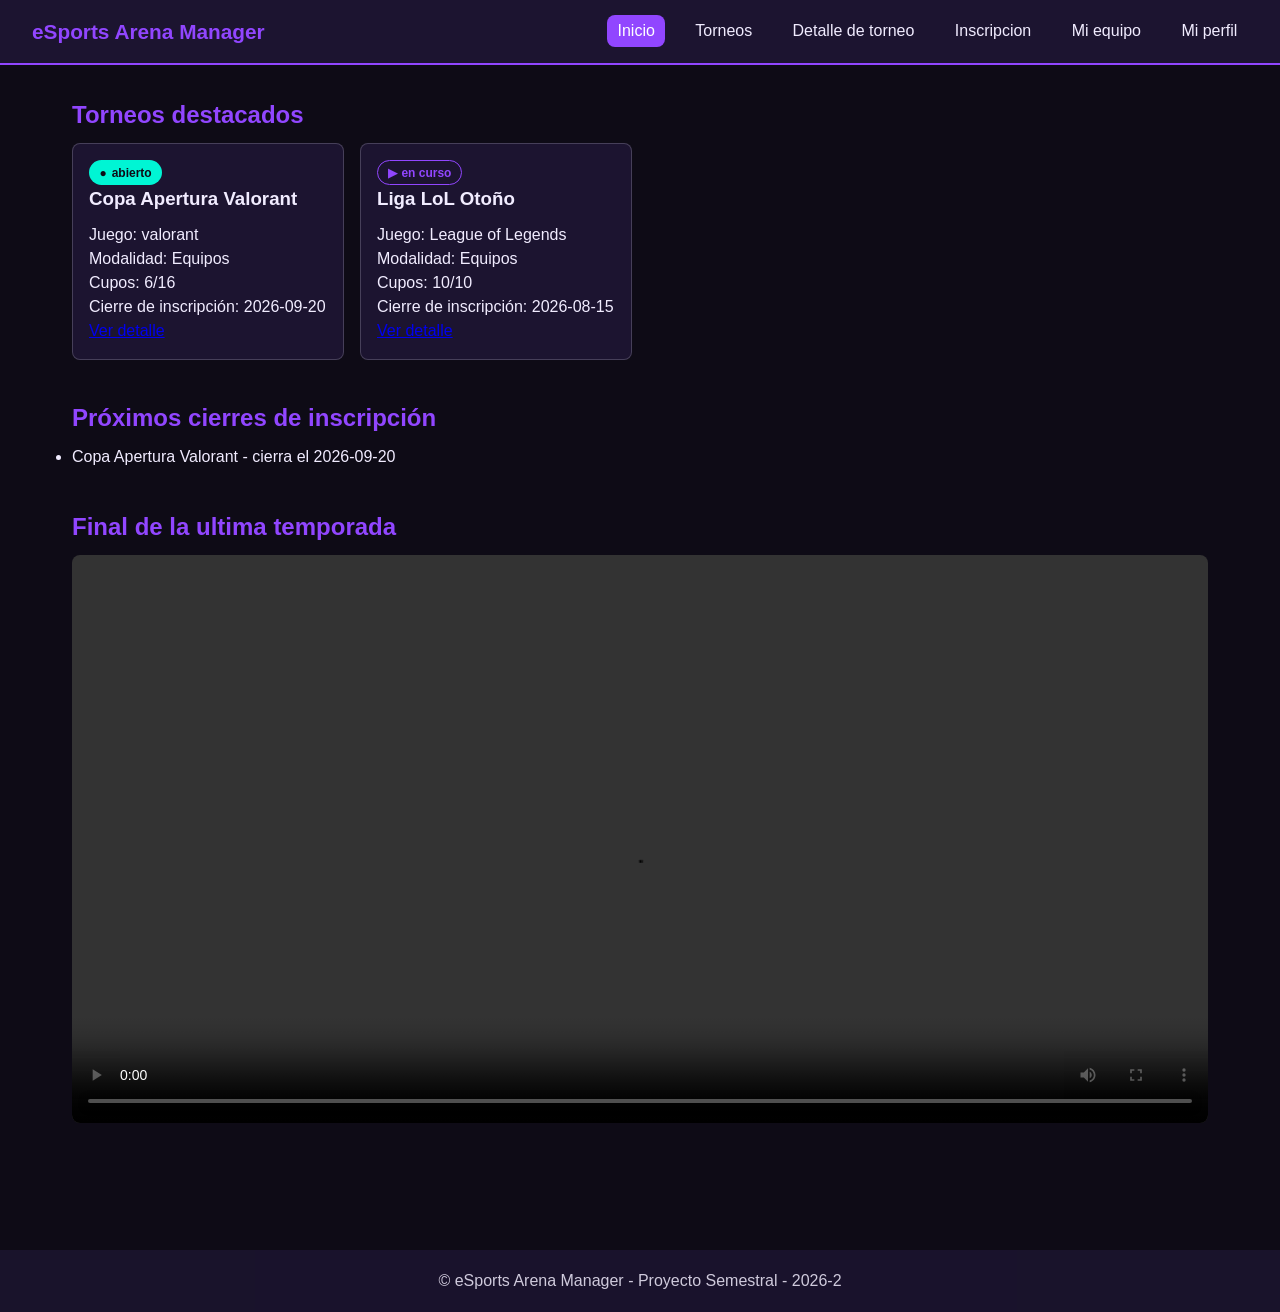
<file: index.html>
<!DOCTYPE html>
<html lang="es">
    <head>
        <meta charset="UTF-8"/>
        <meta name="viewport" content="width=device-width, initial-scale=1.0"/>
        <title>eSports Arena Manager</title>
        <link rel="stylesheet" href="css/estilos.css">
    </head>
    <body>
        <header>
            <span class="logo">eSports Arena Manager</span>
            <nav>
                <ul class="menu-principal">
                    <li><a href="index.html" aria-current="page">Inicio</a></li>
                    <li><a href="torneos.html">Torneos</a></li>
                    <li><a href="torneo-detalle.html?id=t1">Detalle de torneo</a> </li>
                    <li><a href="inscripcion.html">Inscripcion</a></li>
                    <li><a href="equipo.html">Mi equipo</a></li>
                    <li><a href="perfil.html">Mi perfil</a></li>
                </ul>
            </nav>
        </header>

        <main>
            <section aria-labelledby="titulo-destacados">
                <h1 id="titulo-destacados">Torneos destacados</h1>
                <div class="grid" id="torneos-destacados"></div>
            </section>

            <section aria-labelledby="titulo-cierres">
                <h2 id="titulo-cierres">Próximos cierres de inscripción</h2>
                <ul id="proximos-cierres"></ul>
            </section>

            <section aria-labelledby="titulo-video">
                <h2 id="titulo-video">Final de la ultima temporada</h2>
                <article>
                    <video controls poster="">
                        <source src="https://interactive-examples.mdn.mozilla.net/media/cc0-videos/flower.mp4" type="video/mp4">
                        Tu navegador no soporta video embebido.
                    </video>
                </article>
            </section>
        </main>
        
    <footer>
        <p>&copy; eSports Arena Manager - Proyecto Semestral - 2026-2</p>
    </footer>
    
    <script src="js/data.js"></script>
    <script src="js/app.js"></script>
    </body>
</html>
</file>
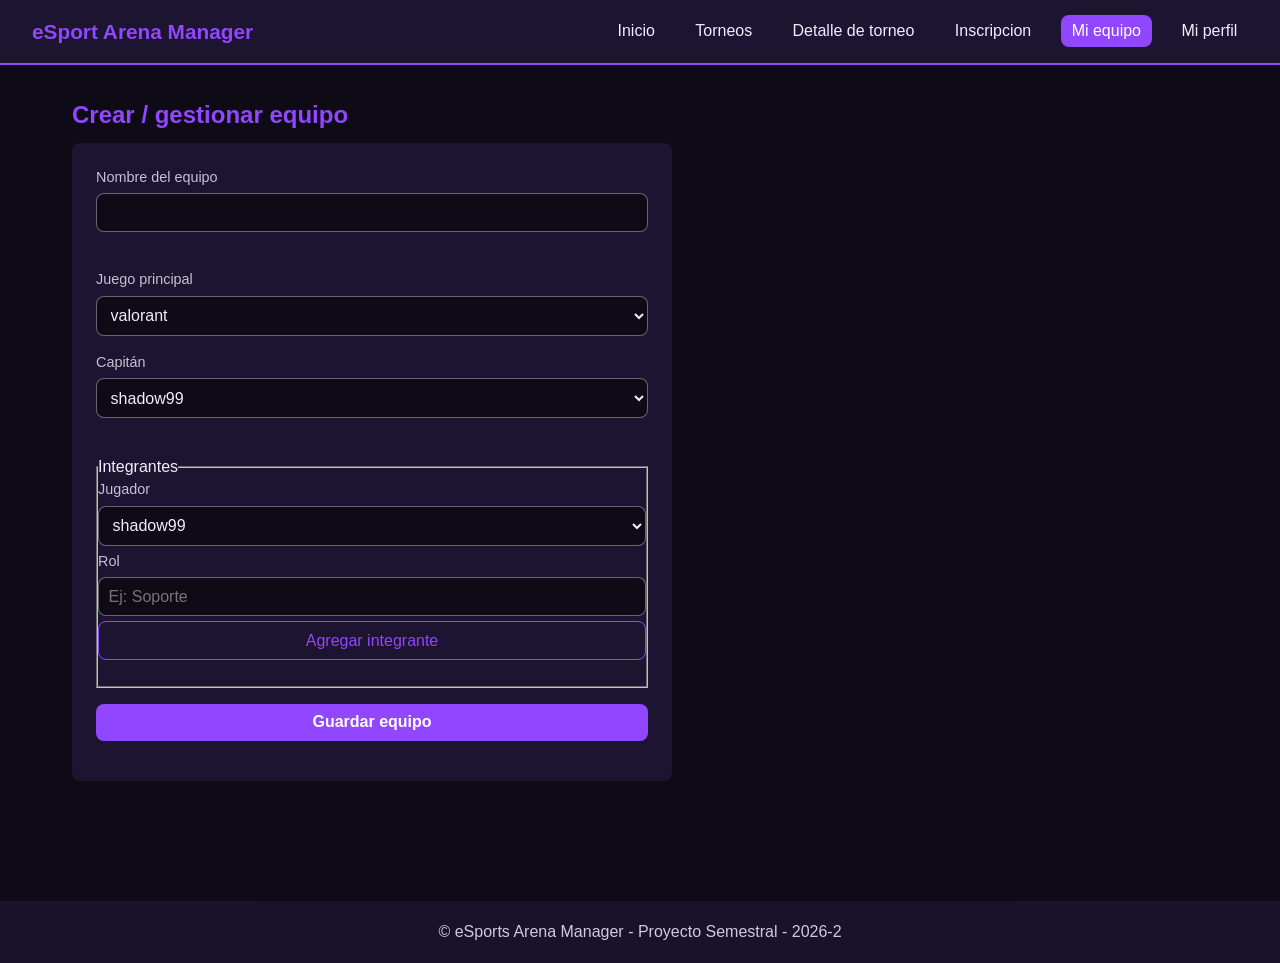
<file: equipo.html>
<!DOCTYPE html>
<html lang="es">
<head>
    <meta charset="UTF-8">
    <meta name="viewport" content="width=device-width, initial-scale=1.0">
    <title>eSport Arena Manager - Mi equipo</title>
    <link rel="stylesheet" href="css/estilos.css">
</head>
<body>
<header>
    <span class="logo">eSport Arena Manager</span>
    <nav>
        <ul>
            <li><a href="index.html">Inicio</a></li>
            <li><a href="torneos.html">Torneos</a></li>
            <li><a href="torneo-detalle.html?id=t1">Detalle de torneo</a></li>
            <li><a href="inscripcion.html">Inscripcion</a></li>
            <li><a href="equipo.html" aria-current="page">Mi equipo</a></li>
            <li><a href="perfil.html">Mi perfil </a></li>
        </ul>
    </nav>
</header>

<main>
    <section>
        <h1>Crear / gestionar equipo</h1>
        <form id="form-equipo" novalidate>
            <div class="field">
                <label for="equipo-nombre">Nombre del equipo</label>
                <input type="text" id="equipo-nombre" name="nombre" autocomplete="off" required>
                <span class="error-msg" id="error-nombre" role="alert"></span>
            </div>

            <div class="field">
                <label for="equipo-juego">Juego principal</label>
                <select id="equipo-juego" name="juego" required></select>
            </div>

            <div class="field">
                <label for="equipo-capitan">Capitán</label>
                <select id="equipo-capitan" name="capitan" required></select>
                <span class="error-msg" id="equipo capitan" role="alert"></span>
            </div>

            <fieldset class="field">
                <legend>Integrantes</legend>
                <label for="equipo-nuevo-jugador">Jugador</label>
                <select id="equipo-nuevo-jugador"></select>
                <label for="equipo-nuevo-rol">Rol</label>
                <input type="text" id="equipo-nuevo-rol" placeholder="Ej: Soporte" autocomplete="off">
                <button type="button" id="btn-agregar-integrante">Agregar integrante</button>
                <span class="error-msg" id="error-integrantes" role="alert"></span>
                <ul id="equipo-integrantes"></ul>
            </fieldset>

            <button type="submit">Guardar equipo</button>
            <p id="equipo-confirmacion" role="status"></p>
        </form>
    </section>
</main>

<footer>
    <p>&copy; eSports Arena Manager - Proyecto Semestral - 2026-2</p>
</footer>

<script src="js/data.js"></script>
<script src="js/app.js"></script>
</body>
</html>
</file>
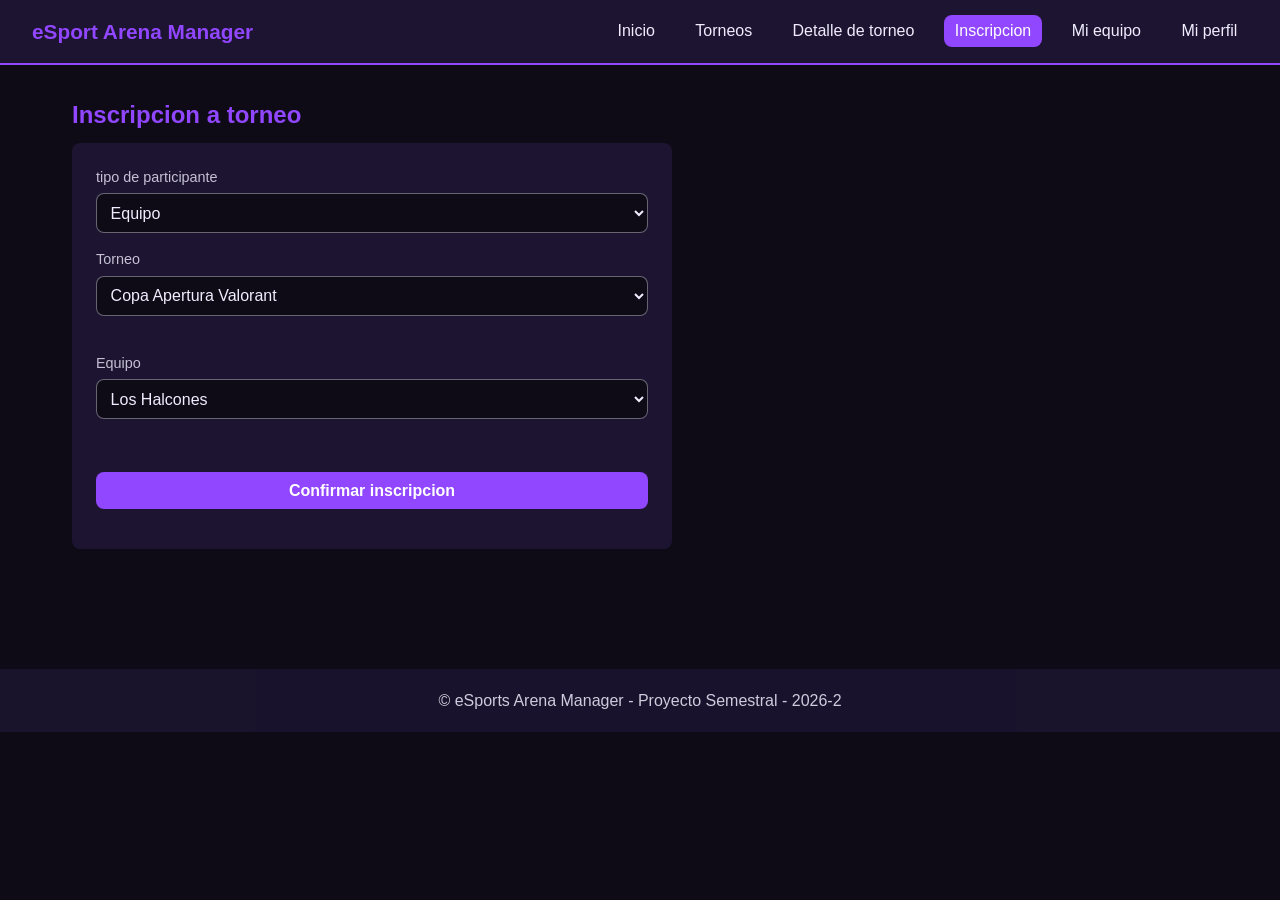
<file: inscripcion.html>
<!DOCTYPE html>
<html lang="es">
<head>
    <meta charset="UTF-8">
    <meta name="viewport" content="width=device-width, initial-scale=1.0">
    <title>eSport Arena Manager - Inscripción</title>
    <link rel="stylesheet" href="css/estilos.css">
</head>
<body>
<header>
    <span class="logo">eSport Arena Manager</span>
    <nav>
        <ul>
            <li><a href="index.html">Inicio</a></li>
            <li><a href="torneos.html">Torneos</a></li>
            <li><a href="torneo-detalle.html?id=t1">Detalle de torneo</a></li>
            <li><a href="inscripcion.html" aria-current="page">Inscripcion</a></li>
            <li><a href="equipo.html">Mi equipo</a></li>
            <li><a href="perfil.html">Mi perfil </a></li>
        </ul>
    </nav>
</header>

<main>
    <section>
        <h1>Inscripcion a torneo</h1>
        <form id="form-inscripcion" novalidate>
            <div class="field">
                <label for="insc-tipo">tipo de participante</label>
                <select id="insc-tipo" name="tipo">
                    <option value="equipo">Equipo</option>
                </select>
            </div>

            <div class="field">
                <label for="insc-torneo">Torneo</label>
                <select id="insc-torneo" name="torneo" required></select>
                <span class="error-msg" id="error-torneo" role="alert"></span>
            </div>

            <div class="field">
                <label for="insc-equipo">Equipo</label>
                <select id="insc-equipo" name="equipo" required></select>
                <span class="error-msg" id="error-equipo" role="alert"></span>
            </div>

            <p id="insc-resumen"></p>

            <button type="submit">Confirmar inscripcion</button>
            <p id ="insc-confirmacion" role="status"></p>
        </form>
    </section>
</main>

<footer>
    <p>&copy; eSports Arena Manager - Proyecto Semestral - 2026-2</p>
</footer>

<script src="js/data.js"></script>
<script src="js/app.js"></script>
</body>
</html>
</file>
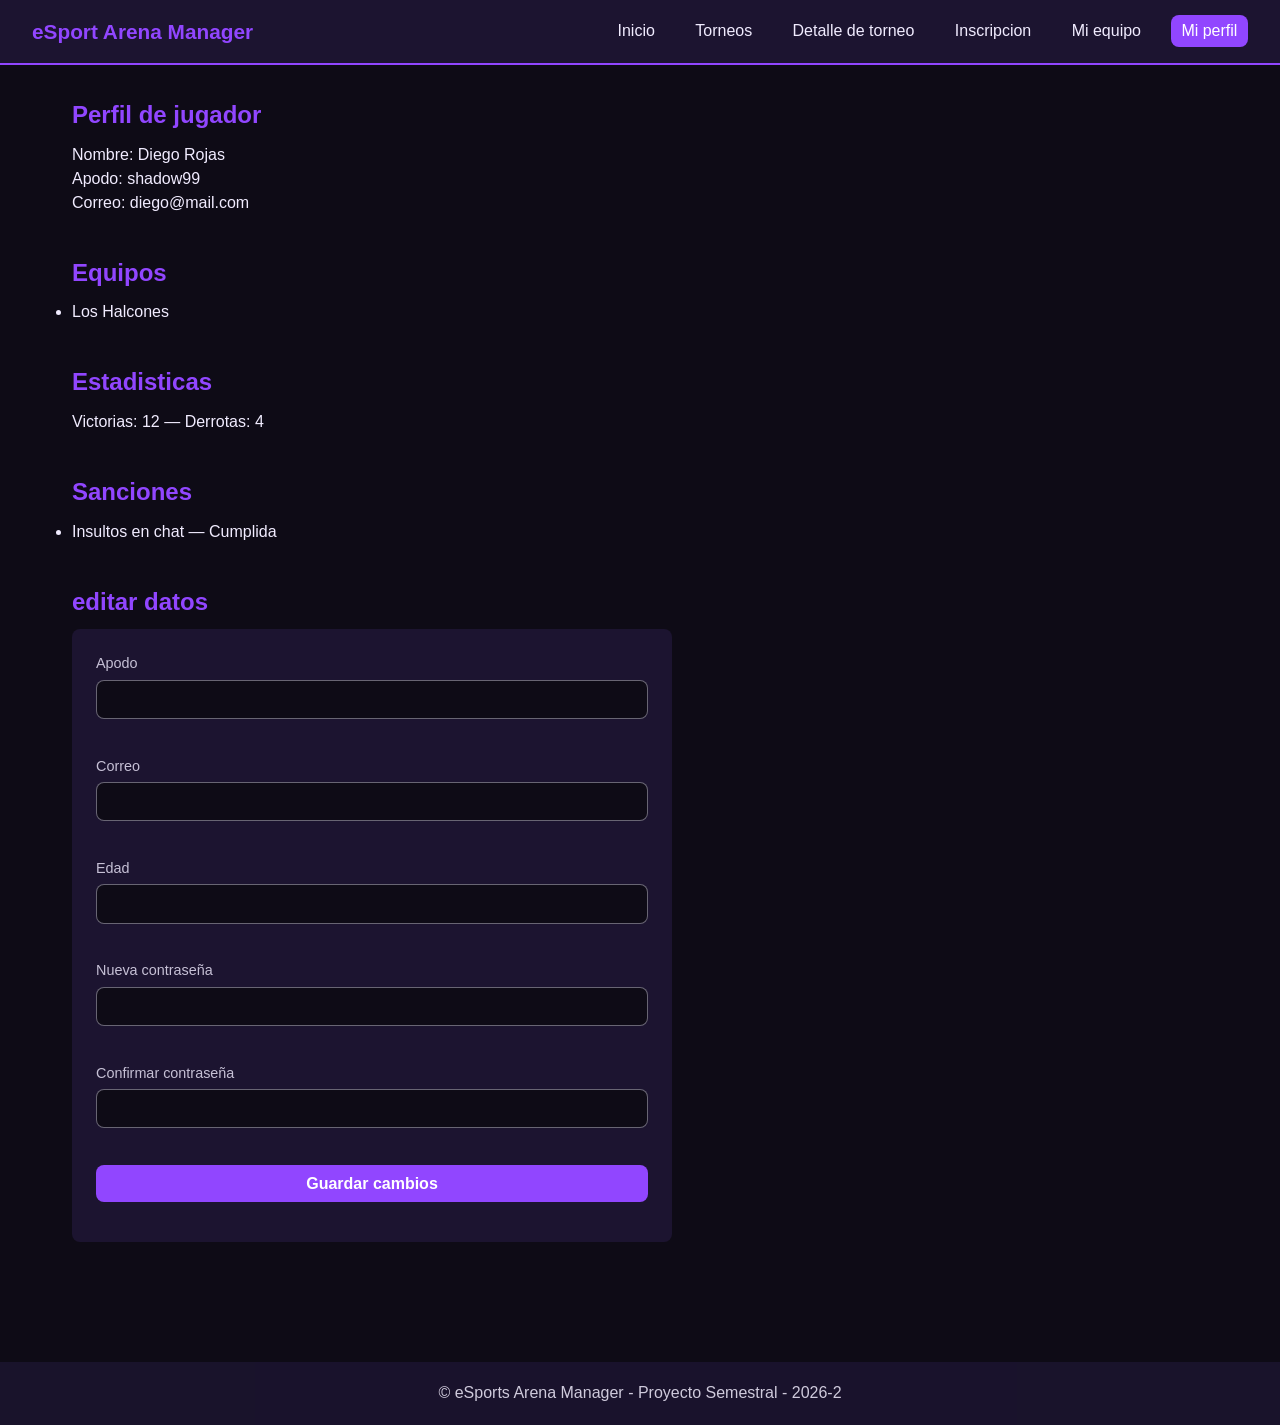
<file: perfil.html>
<!DOCTYPE html>
<html lang="es">
<head>
    <meta charset="UTF-8">
    <meta name="viewport" content="width=device-width, initial-scale=1.0">
    <title>eSport Arena Manager - Mi perfil</title>
    <link rel="stylesheet" href="css/estilos.css">
</head>
<body>
<header>
    <span class="logo">eSport Arena Manager</span>
    <nav>
        <ul>
            <li><a href="index.html">Inicio</a></li>
            <li><a href="torneos.html">Torneos</a></li>
            <li><a href="torneo-detalle.html?id=t1">Detalle de torneo</a></li>
            <li><a href="inscripcion.html">Inscripcion</a></li>
            <li><a href="equipo.html">Mi equipo</a></li>
            <li><a href="perfil.html" aria-current="page">Mi perfil </a></li>
        </ul>
    </nav>
</header>

<main>
    <section>
        <h1>Perfil de jugador</h1>
        <div id="perfil-datos"></div>
    </section>

    <section>
        <h2>Equipos</h2>
        <ul id="perfil-equipos"></ul>
    </section>

    <section>
        <h2>Estadisticas</h2>
        <p id="perfil-estadisticas"></p>
    </section>

    <section>
        <h2>Sanciones</h2>
        <ul id="perfil-sanciones"></ul>
    </section>

    <section>
        <h2>editar datos</h2>
        <form id="form-perfil" novalidate>
            <div class="field">
                <label for="perfil-apodo">Apodo</label>
                <input type="text" id="perfil-apodo" autocomplete="username" required>
                <span class="error-msg" id="error-apodo" role="alert"></span>
            </div>
            <div class="field">
                <label for="perfil-email">Correo</label>
                <input type="email" id="perfil-email" autocomplete="email" required>
                <span class="error-msg" id="error-email" role="alert"></span>
            </div>
            <div class="field">
                <label for="perfil-edad">Edad</label>
                <input type="number" id="perfil-edad" min="13" max="99" autocomplete="off" required>
                <span class="error-msg" id="error-edad" role="alert"></span>
            </div>
            <div class="field">
                <label for="perfil-password">Nueva contraseña</label>
                <input type="password" id="perfil-password" autocomplete="new-password" required>
                <span class="error-msg" id="error-password" role="alert"></span>
            </div>
            <div class="field">
                <label for="perfil-password2">Confirmar contraseña</label>
                <input type="password" id="perfil-password2" autocomplete="new-password" required>
                <span class="error-msg" id="error-password2" role="alert"></span>
            </div>
            <button type="submit">Guardar cambios</button>
            <p id="perfil-confirmacion" role="status"></p>
        </form>
    </section>
</main>

<footer>
    <p>&copy; eSports Arena Manager - Proyecto Semestral - 2026-2</p>
</footer>

<script src="js/data.js"></script>
<script src="js/app.js"></script>
</body>
</html>
</file>
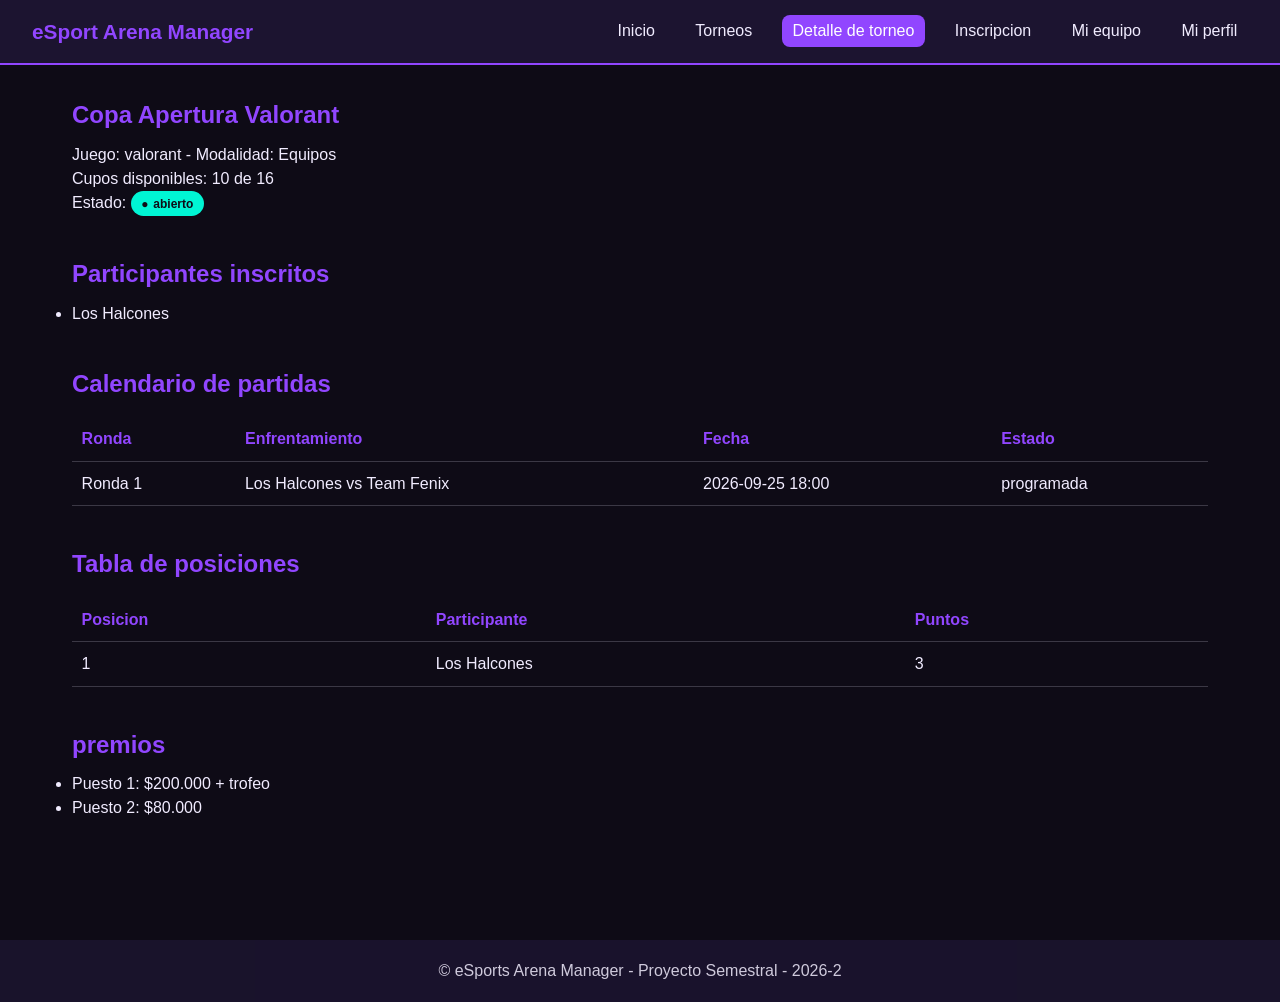
<file: torneo-detalle.html>
<!DOCTYPE html>
<html lang="es">
<head>
    <meta charset="UTF-8">
    <meta name="viewport" content="width=device-width, initial-scale=1.0">
    <title>eSport Arena Manager - Detalle de torneo</title>
    <link rel="stylesheet" href="css/estilos.css">
</head>
<body>
<header>
    <span class="logo">eSport Arena Manager</span>
    <nav>
        <ul>
            <li><a href="index.html">Inicio</a></li>
            <li><a href="torneos.html">Torneos</a></li>
            <li><a href="torneo-detalle.html?id=t1" aria-current="page">Detalle de torneo</a></li>
            <li><a href="inscripcion.html">Inscripcion</a></li>
            <li><a href="equipo.html">Mi equipo</a></li>
            <li><a href="perfil.html">Mi perfil </a></li>
        </ul>
    </nav>
</header>

<main id="detalle-torneo">
    <section>
        <h1 id="torneo-nombre"></h1>
        <div id="torneo-info"></div>
    </section>

    <section>
        <h1>Participantes inscritos</h1>
        <ul id="torneo-participantes"></ul>
    </section>

    <section>
        <h2>Calendario de partidas</h2>
        <table>
            <thead><tr><th>Ronda</th><th>Enfrentamiento</th><th>Fecha</th><th>Estado</th></tr></thead>
            <tbody id="torneo-partidas"></tbody>
        </table>
    </section>

    <section>
        <h2>Tabla de posiciones</h2>
        <table>
            <thead><tr><th>Posicion</th><th>Participante</th><th>Puntos</th></tr></thead>
            <tbody id="torneo-posiciones"></tbody>
        </table>
    </section>

    <section>
        <h2>premios</h2>
        <ul id="torneo-premios"></ul>
    </section>
</main>

<footer>
    <p>&copy; eSports Arena Manager - Proyecto Semestral - 2026-2</p>
</footer>

<script src="js/data.js"></script>
<script src="js/app.js"></script>
</body>
</html>
</file>
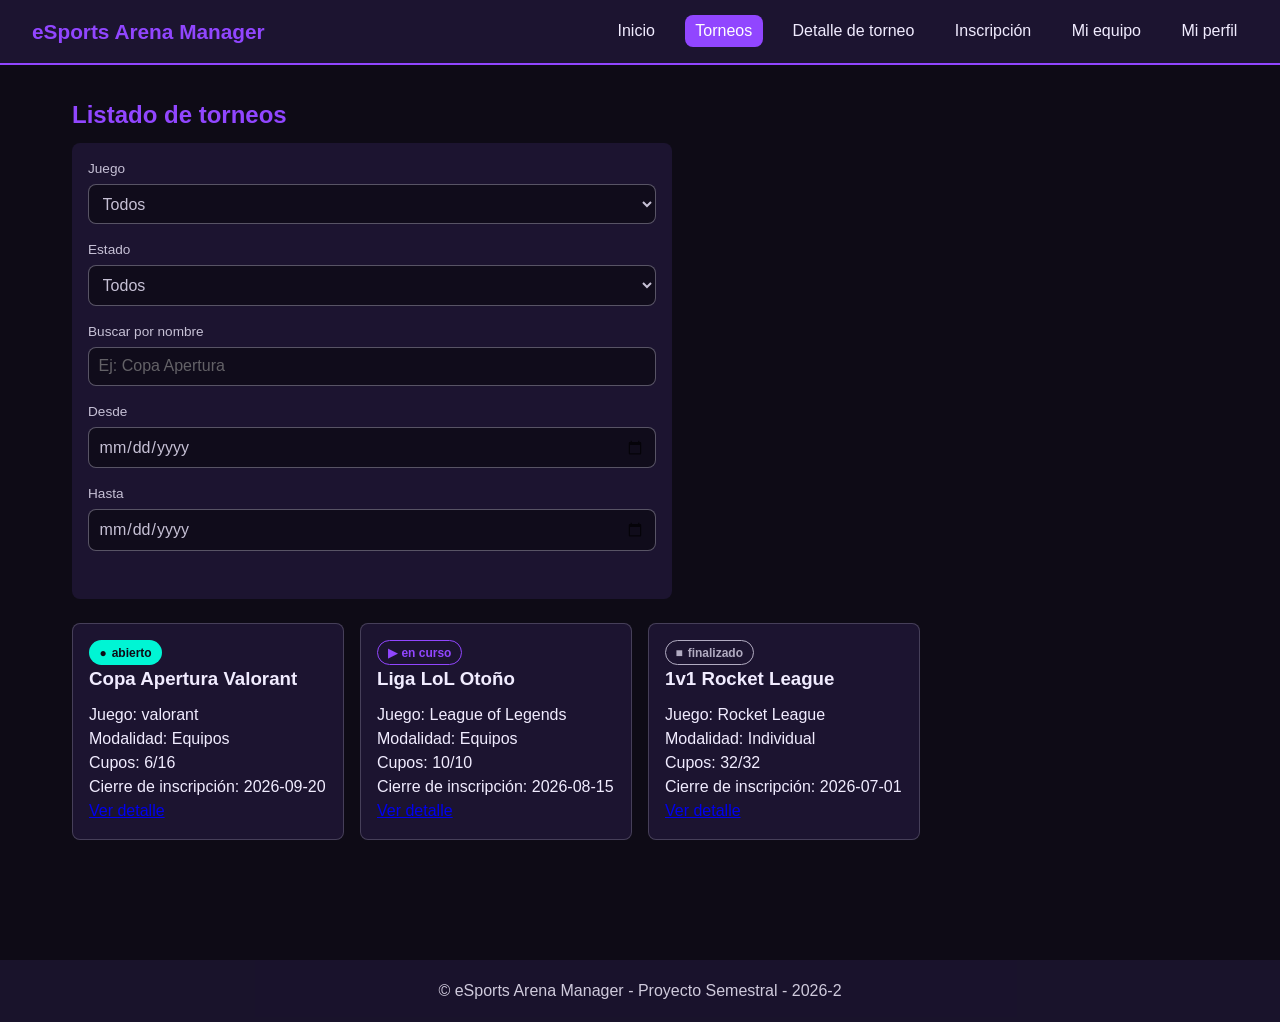
<file: torneos.html>
<!DOCTYPE html>
<html lang="es">
<head>
    <meta charset="UTF-8">
    <meta name="viewport" content="width=device-width, initial-scale=1.0">
    <title>eSports Arena Manager - Torneos</title>
    <link rel="stylesheet" href="css/estilos.css">
</head>
<body>
<header>
    <span class="logo">eSports Arena Manager</span>
    <nav>
        <ul>
            <li><a href="index.html">Inicio</a></li>
            <li><a href="torneos.html" aria-current="page">Torneos</a></li>
            <li><a href="torneo-detalle.html?id=t1">Detalle de torneo</a></li>
            <li><a href="inscripcion.html">Inscripción</a></li>
            <li><a href="equipo.html">Mi equipo</a></li>
            <li><a href="perfil.html">Mi perfil</a></li>
        </ul>
    </nav>
</header>

<main>
    <section aria-labelledby="titulo-filtros">
        <h1 id="titulo-listado">Listado de torneos</h1>

        <form class="filters" id="form-filtros">
            <label for="filtro-juego">Juego
                <select id="filtro-juego" name="Juego">
                    <option value="">Todos</option>
                    <option value="g1">Valorant</option>
                    <option value="g2">League of Legends</option>
                    <option value="g3">Rocket League</option>
                </select>
            </label>
            <label for="filtro-estado">Estado
                <select id="filtro-estado" name="Estado">
                    <option value="">Todos</option>
                    <option value="abierto">Abierto</option>
                    <option value="en_curso">En_curso</option>
                    <option value="finalizado">Finalizado</option>
                </select>
            </label>
            <label for="filtro-nombre">Buscar por nombre
                <input type="text" id="filtro-nombre" name="Nombre" autocomplete="off" placeholder="Ej: Copa Apertura">
            </label>
            <label for="filtro-fecha-inicio">Desde
                <input type="date" id="filtro-fecha-inicio" name="desde">
            </label>
            <label for="filtro-fecha-fin">Hasta
                <input type="date" id="filtro-fecha-fin" name="hasta">
            </label>
            <span class="error-msg" id="error-fechas" role="alert"></span>
        </form>

        <div class="grid" id="lista-torneos"></div>
    </section>
</main>

<footer>
    <p>&copy; eSports Arena Manager - Proyecto Semestral - 2026-2</p>
</footer>

<script src="js/data.js"></script>
<script src="js/app.js"></script>
</body>
</html>
</file>
<file: css/estilos.css>
/* =========================================================
   Paleta de colores Arena Purpura
   ========================================================= */
:root{
    --color-fondo:#0E0B16;
    --color-superficie:#1C1430;
    --color-primario:#9146FF;
    --color-acento:#00F5D4;
    --color-texto:#F1ECFF;
    --color-error:#FF5C7A;
    --color-texto-boton-primario:#FFFFFF;

    --font-base: 'Segoe UI', Arial, sans-serif;
    --radius: 8px;
    --gap: 1rem;
}

*{box-sizing:border-box;margin:0;padding:0;}

body{
    font-family:var(--font-base);
    background:var(--color-fondo);
    color:var(--color-texto);
    line-height:1.5;
}

/* =========================================================
   HEADER / NAV
   ========================================================= */
header{
    background:var(--color-superficie);
    padding:1rem 2rem;
    display:flex;
    justify-content:space-between;
    align-items:center;
    flex-wrap:wrap;
    gap:var(--gap);
    border-bottom:2px solid var(--color-primario);
}

header .logo{
    font-size:1.3rem;
    font-weight:700;
    color:var(--color-primario); /* título grande: solo exige 3:1, cumple */
}

nav ul{list-style:none; display:flex; gap:1.2rem; flex-wrap:wrap;}

nav a{
    color:var(--color-texto);
    text-decoration:none;
    padding:.4rem .6rem;
    border-radius:var(--radius);
    border:1px solid transparent;
}

nav a:hover{border-color:var(--color-primario);}

nav a[aria-current="page"]{
    background:var(--color-primario);
    color:var(--color-texto-boton-primario);
}

/* =========================================================
   LAYOUT
   ========================================================= */
main{padding:2rem; max-width:1200px; margin:0 auto;}

footer{
    background:var(--color-superficie);
    color:var(--color-texto);
    text-align:center;
    padding:1.2rem;
    margin-top:3rem;
    opacity:.85;
}

h1,h2,h3{margin-bottom:.6rem; color:var(--color-primario);} /* 3:1 en títulos */
section{margin-bottom:2.5rem;}

.grid{
    display:grid;
    grid-template-columns:repeat(auto-fill,minmax(260px,1fr));
    gap:var(--gap);
}

.card{
    background:var(--color-superficie);
    border-radius:var(--radius);
    padding:1rem;
    border:1px solid color-mix(in srgb, var(--color-texto) 20%, transparent);
}
.card h3{color:var(--color-texto);}

/* =========================================================
   ESTADOS — el color nunca es el único indicador (icono + texto)
   El acento (turquesa) se reserva para "resultado validado" y para
   la acción principal de cada pantalla.
   ========================================================= */
.badge{
    display:inline-flex; align-items:center; gap:.3rem;
    padding:.15rem .6rem; border-radius:999px;
    font-size:.75rem; font-weight:600;
    border:1px solid transparent;
}

.badge.abierto{ background:var(--color-acento); color:var(--color-fondo); }
.badge.abierto::before{content:"● ";}

.badge.en_curso{
    background:transparent;
    color:var(--color-primario);
    border-color:var(--color-primario);
}
.badge.en_curso::before{content:"▶ ";}

.badge.finalizado{
    background:transparent; color:var(--color-texto);
    border-color:var(--color-texto); opacity:.7;
}
.badge.finalizado::before{content:"■ ";}

/* Señal fija de "resultado validado" con el turquesa de la paleta */
.badge-validado{
    background:var(--color-acento);
    color:var(--color-fondo);
    display:inline-flex; align-items:center; gap:.3rem;
    padding:.15rem .6rem; border-radius:999px;
    font-size:.75rem; font-weight:700;
}
.badge-validado::before{content:"✔ ";}

/* =========================================================
   FILTROS / FORMULARIOS
   ========================================================= */
.filters{
    display:flex; gap:var(--gap); flex-wrap:wrap;
    margin-bottom:1.5rem;
    background:var(--color-superficie);
    padding:1rem; border-radius:var(--radius);
}
.filters label{display:flex; flex-direction:column; font-size:.85rem; gap:.3rem;}

form{
    background:var(--color-superficie);
    padding:1.5rem; border-radius:var(--radius);
    max-width:600px;
    display:flex; flex-direction:column; gap:1rem;
}

.field{display:flex; flex-direction:column; gap:.3rem;}
label{font-size:.9rem; color:var(--color-texto); opacity:.8;}

input, select, button{
    font-family:inherit; font-size:1rem; padding:.6rem;
    border-radius:var(--radius);
    border:1px solid color-mix(in srgb, var(--color-texto) 40%, transparent); /* ≥3:1 */
    background:var(--color-fondo);
    color:var(--color-texto);
}

input:focus, select:focus{
    outline:none;
    border-color:var(--color-primario);
    box-shadow:0 0 0 2px color-mix(in srgb, var(--color-primario) 40%, transparent);
}

input.invalid, select.invalid, .invalid{border-color:var(--color-error);}

.error-msg{
    color:var(--color-error);
    font-size:.8rem; min-height:1rem;
    display:flex; align-items:center; gap:.3rem;
}
.error-msg:not(:empty)::before{content:"⚠";}

/* Botón = acción principal de la pantalla.
   Blanco sobre 9146FF = 4.6:1 (límite): la fuente no baja de 16px */
button[type="submit"]{
    background:var(--color-primario);
    color:var(--color-texto-boton-primario);
    border:none; font-weight:700; font-size:16px; cursor:pointer;
}
button[type="submit"]:hover{ background:var(--color-acento); color:var(--color-fondo); }

button[type="button"]{
    background:transparent;
    border:1px solid var(--color-primario);
    color:var(--color-primario);
    font-size:16px;
}
button[disabled]{opacity:.5; cursor:not-allowed;}

/* =========================================================
   TABLAS
   ========================================================= */
table{width:100%; border-collapse:collapse; margin-top:1rem;}
th,td{
    padding:.6rem; text-align:left;
    border-bottom:1px solid color-mix(in srgb, var(--color-texto) 20%, transparent);
}
th{color:var(--color-primario);}

.empty-state{
    text-align:center; padding:2rem;
    color:var(--color-texto); opacity:.7;
    background:var(--color-superficie); border-radius:var(--radius);
}

video{width:100%; border-radius:var(--radius);}

/* Podio: el color es refuerzo visual, el texto/ícono es el indicador real
   (ver etiquetaPosicion() en app.js: 🥇 1° lugar, 🥈 2° lugar, 🥉 3° lugar) */
.fila-podio td:first-child{ font-weight:700; }
.fila-oro{ border-left:4px solid var(--color-primario); }
.fila-plata{ border-left:4px solid color-mix(in srgb, var(--color-texto) 60%, transparent); }
.fila-bronce{ border-left:4px solid var(--color-error); }

/* Panel del organizador: mismo tema, sin paleta aparte */
.panel-organizador{
    padding:1.5rem;
    border-radius:var(--radius);
    background:var(--color-superficie);
}
.panel-organizador h2{ margin-bottom:1rem; }

@media(max-width:600px){
    header{flex-direction:column; align-items:flex-start;}
}
</file>
